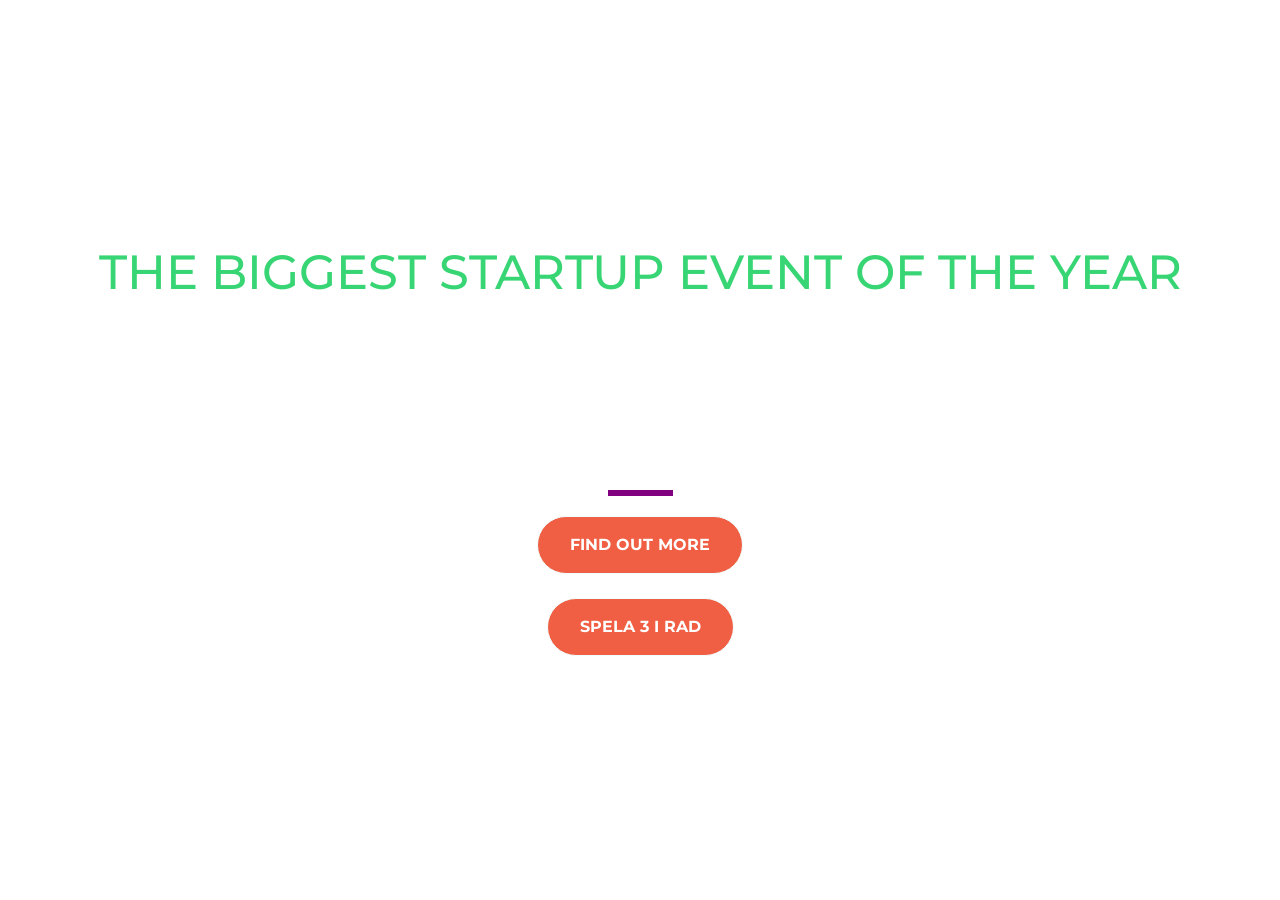
<file: index.html>
<!DOCTYPE html>
<html>
  <head>
    <title>Startup</title>
    <!-- Required meta tags -->
    <meta charset="utf-8">
    <meta name="viewport" content="width=device-width, initial-scale=1, shrink-to-fit=no">
    <!-- Google Fonts -->
    <link href="https://fonts.googleapis.com/css?family=Montserrat" rel="stylesheet">

    <!-- Note that the below Bootstrap file is a specific version. If you grab the most
    current from Bootstrap website, you will see the button grow transition being a lot faster
    than in my video.  Use whichever style sheet you like best! -->
    <!-- Bootstrap CSS from a CDN. This way you don't have to include the bootstrap file yourself -->
<!-- CSS only -->
    <link href="https://cdn.jsdelivr.net/npm/bootstrap@5.2.1/dist/css/bootstrap.min.css" rel="stylesheet" integrity="sha384-iYQeCzEYFbKjA/T2uDLTpkwGzCiq6soy8tYaI1GyVh/UjpbCx/TYkiZhlZB6+fzT" crossorigin="anonymous">    <!-- My own stylesheet -->
    <link href="style.css" rel="stylesheet">
  </head>
  <body>
    <div class="container d-flex align-items-center h-100"> 
      <div class="row">
        <header class="text-center col-12"> 
          <h1 class="text-uppercase"><strong></strong>The biggest startup event of the year</strong></h1>
        </header> 
        <div class="buffer col-12" ></div>
        <section class="text-center col-12">       
          <hr>
        <a href="https://mailchi.mp/163b2a85eb6f/testar" target="_blank">
            <button type="button" class="btn btn-success btn_xl ">find out more</button>
          </a>
          </section>
          <section class="text-center col-12 mt-4">
            <a href="tictactoe.html">
              <button type="button" class="btn btn-success btn_xl">Spela 3 i Rad</button>
            </a>
          </section>
      </div>
    </div>
  </body>
</html>
</file>
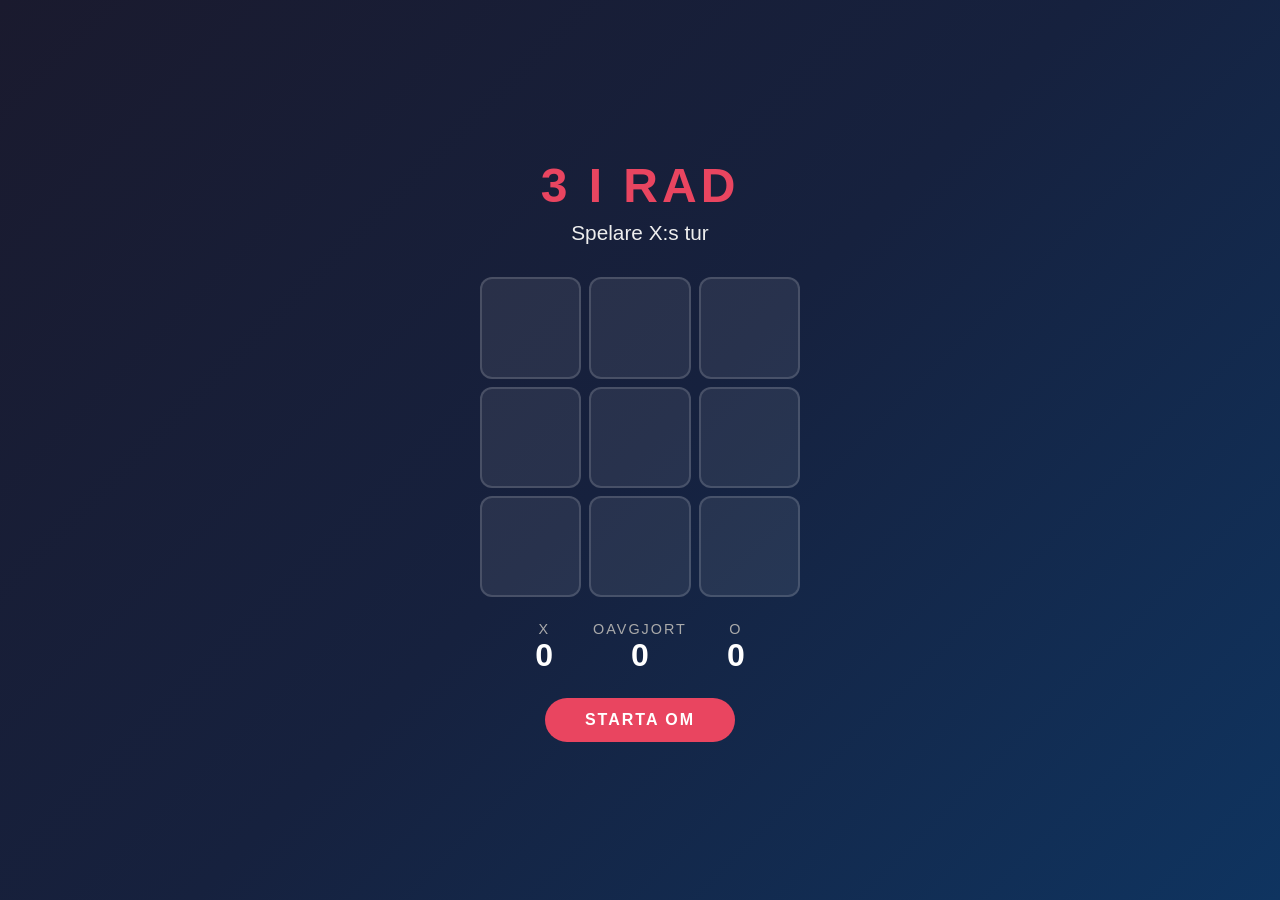
<file: tictactoe-standalone.html>
<!DOCTYPE html>
<html lang="sv">
  <head>
    <meta charset="utf-8">
    <meta name="viewport" content="width=device-width, initial-scale=1">
    <title>3 i Rad</title>
    <style>
      * {
        margin: 0;
        padding: 0;
        box-sizing: border-box;
      }

      body {
        font-family: -apple-system, BlinkMacSystemFont, 'Segoe UI', sans-serif;
        background: linear-gradient(135deg, #1a1a2e 0%, #16213e 50%, #0f3460 100%);
        min-height: 100vh;
        display: flex;
        justify-content: center;
        align-items: center;
      }

      .game-container {
        text-align: center;
        padding: 2rem;
      }

      h1 {
        color: #e94560;
        font-size: 3rem;
        margin-bottom: 0.5rem;
        text-transform: uppercase;
        letter-spacing: 4px;
      }

      #status {
        color: #eee;
        font-size: 1.3rem;
        margin-bottom: 1.5rem;
        min-height: 2rem;
      }

      .board {
        display: grid;
        grid-template-columns: repeat(3, 1fr);
        gap: 8px;
        width: 320px;
        height: 320px;
        margin: 0 auto 1.5rem;
      }

      .cell {
        background: rgba(255, 255, 255, 0.08);
        border: 2px solid rgba(255, 255, 255, 0.15);
        border-radius: 12px;
        display: flex;
        justify-content: center;
        align-items: center;
        font-size: 3rem;
        font-weight: 700;
        cursor: pointer;
        transition: background 0.2s, transform 0.15s;
        user-select: none;
      }

      .cell:hover {
        background: rgba(255, 255, 255, 0.15);
        transform: scale(1.04);
      }

      .cell.x {
        color: #e94560;
      }

      .cell.o {
        color: #38d574;
      }

      .cell.win {
        background: rgba(255, 255, 255, 0.25);
        border-color: gold;
        box-shadow: 0 0 15px rgba(255, 215, 0, 0.4);
      }

      .scoreboard {
        display: flex;
        justify-content: center;
        gap: 2.5rem;
        margin-bottom: 1.5rem;
      }

      .score {
        display: flex;
        flex-direction: column;
        align-items: center;
      }

      .score-label {
        color: #aaa;
        font-size: 0.9rem;
        text-transform: uppercase;
        letter-spacing: 2px;
      }

      .score-value {
        color: #fff;
        font-size: 2rem;
        font-weight: 700;
      }

      .btn-restart {
        background: #e94560;
        color: #fff;
        border: none;
        padding: 0.8rem 2.5rem;
        font-size: 1rem;
        font-weight: 700;
        text-transform: uppercase;
        letter-spacing: 2px;
        border-radius: 50px;
        cursor: pointer;
        transition: background 0.2s, transform 0.15s;
      }

      .btn-restart:hover {
        background: #c73650;
        transform: scale(1.05);
      }

      @media (max-width: 400px) {
        .board {
          width: 270px;
          height: 270px;
        }
        h1 {
          font-size: 2rem;
        }
      }
    </style>
  </head>
  <body>
    <div class="game-container">
      <h1>3 i Rad</h1>
      <p id="status">Spelare X:s tur</p>
      <div class="board" id="board">
        <div class="cell" data-index="0"></div>
        <div class="cell" data-index="1"></div>
        <div class="cell" data-index="2"></div>
        <div class="cell" data-index="3"></div>
        <div class="cell" data-index="4"></div>
        <div class="cell" data-index="5"></div>
        <div class="cell" data-index="6"></div>
        <div class="cell" data-index="7"></div>
        <div class="cell" data-index="8"></div>
      </div>
      <div class="scoreboard">
        <div class="score">
          <span class="score-label">X</span>
          <span class="score-value" id="score-x">0</span>
        </div>
        <div class="score">
          <span class="score-label">Oavgjort</span>
          <span class="score-value" id="score-draw">0</span>
        </div>
        <div class="score">
          <span class="score-label">O</span>
          <span class="score-value" id="score-o">0</span>
        </div>
      </div>
      <button id="restart" class="btn-restart">Starta om</button>
    </div>
    <script>
      (function () {
        var board = document.getElementById('board');
        var status = document.getElementById('status');
        var restartBtn = document.getElementById('restart');
        var scoreX = document.getElementById('score-x');
        var scoreO = document.getElementById('score-o');
        var scoreDraw = document.getElementById('score-draw');

        var WIN_COMBOS = [
          [0, 1, 2], [3, 4, 5], [6, 7, 8],
          [0, 3, 6], [1, 4, 7], [2, 5, 8],
          [0, 4, 8], [2, 4, 6]
        ];

        var cells;
        var currentPlayer = 'X';
        var gameBoard = Array(9).fill('');
        var gameOver = false;
        var scores = { X: 0, O: 0, draw: 0 };

        function init() {
          cells = document.querySelectorAll('.cell');
          cells.forEach(function (cell) {
            cell.textContent = '';
            cell.className = 'cell';
            cell.addEventListener('click', handleClick);
          });
          gameBoard = Array(9).fill('');
          currentPlayer = 'X';
          gameOver = false;
          status.textContent = 'Spelare X:s tur';
        }

        function handleClick(e) {
          var index = parseInt(e.target.dataset.index);
          if (gameBoard[index] !== '' || gameOver) return;

          gameBoard[index] = currentPlayer;
          e.target.textContent = currentPlayer;
          e.target.classList.add(currentPlayer.toLowerCase());

          var winCombo = checkWin(currentPlayer);
          if (winCombo) {
            gameOver = true;
            status.textContent = 'Spelare ' + currentPlayer + ' vinner!';
            scores[currentPlayer]++;
            updateScoreboard();
            highlightWin(winCombo);
            return;
          }

          if (gameBoard.every(function (cell) { return cell !== ''; })) {
            gameOver = true;
            status.textContent = 'Oavgjort!';
            scores.draw++;
            updateScoreboard();
            return;
          }

          currentPlayer = currentPlayer === 'X' ? 'O' : 'X';
          status.textContent = 'Spelare ' + currentPlayer + ':s tur';
        }

        function checkWin(player) {
          for (var i = 0; i < WIN_COMBOS.length; i++) {
            var combo = WIN_COMBOS[i];
            if (
              gameBoard[combo[0]] === player &&
              gameBoard[combo[1]] === player &&
              gameBoard[combo[2]] === player
            ) {
              return combo;
            }
          }
          return null;
        }

        function highlightWin(combo) {
          combo.forEach(function (index) {
            cells[index].classList.add('win');
          });
        }

        function updateScoreboard() {
          scoreX.textContent = scores.X;
          scoreO.textContent = scores.O;
          scoreDraw.textContent = scores.draw;
        }

        restartBtn.addEventListener('click', init);
        init();
      })();
    </script>
  </body>
</html>
</file>
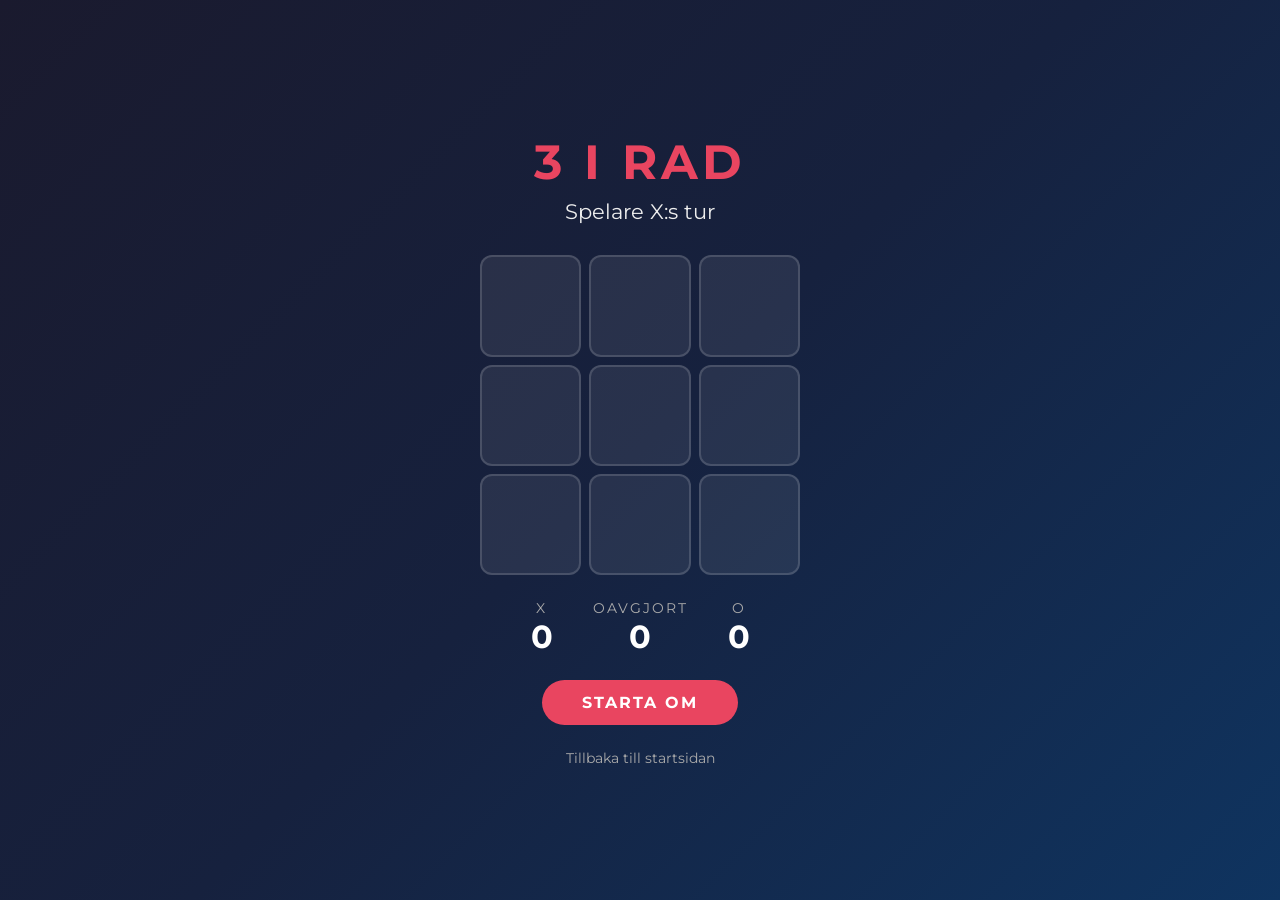
<file: tictactoe.html>
<!DOCTYPE html>
<html lang="sv">
  <head>
    <meta charset="utf-8">
    <meta name="viewport" content="width=device-width, initial-scale=1">
    <title>3 i Rad</title>
    <link href="https://fonts.googleapis.com/css?family=Montserrat:400,700&display=swap" rel="stylesheet">
    <link href="tictactoe.css" rel="stylesheet">
  </head>
  <body>
    <div class="game-container">
      <h1>3 i Rad</h1>
      <p id="status">Spelare X:s tur</p>
      <div class="board" id="board">
        <div class="cell" data-index="0"></div>
        <div class="cell" data-index="1"></div>
        <div class="cell" data-index="2"></div>
        <div class="cell" data-index="3"></div>
        <div class="cell" data-index="4"></div>
        <div class="cell" data-index="5"></div>
        <div class="cell" data-index="6"></div>
        <div class="cell" data-index="7"></div>
        <div class="cell" data-index="8"></div>
      </div>
      <div class="scoreboard">
        <div class="score">
          <span class="score-label">X</span>
          <span class="score-value" id="score-x">0</span>
        </div>
        <div class="score">
          <span class="score-label">Oavgjort</span>
          <span class="score-value" id="score-draw">0</span>
        </div>
        <div class="score">
          <span class="score-label">O</span>
          <span class="score-value" id="score-o">0</span>
        </div>
      </div>
      <button id="restart" class="btn-restart">Starta om</button>
      <a href="index.html" class="back-link">Tillbaka till startsidan</a>
    </div>
    <script src="tictactoe.js"></script>
  </body>
</html>
</file>
<file: style.css>
hr {
  margin: 20px auto;
  color: #F05F44;
  border: 3px solid #F05F44;
  max-width: 65px;
  opacity: 1;  
}
.buffer{
  height: 10rem;
}
body, html {
  width: 100%;
  height: 100%;
  font-family: 'Montserrat', sans-serif;
  background: url(https://github.com/peters202/Start-up/blob/main/header.jpg) no-repeat center center fixed;
  background-size: cover;  /*Flexibel, dvs responsive backgroung image*/
}
h1{
  font-size: 3rem;
  color:#38d574;
}
.btn{
  font-weight: 700;
  border-radius: 300px;
  text-transform: uppercase;
  background-color: #F05F44;
  border-color: azure;
}
.btn_xl{
  padding:1rem 2rem;
}
hr{
  border: 3px solid purple;
  width: 265px;
}
</file>
<file: tictactoe.css>
* {
  margin: 0;
  padding: 0;
  box-sizing: border-box;
}

body {
  font-family: 'Montserrat', sans-serif;
  background: linear-gradient(135deg, #1a1a2e 0%, #16213e 50%, #0f3460 100%);
  min-height: 100vh;
  display: flex;
  justify-content: center;
  align-items: center;
}

.game-container {
  text-align: center;
  padding: 2rem;
}

h1 {
  color: #e94560;
  font-size: 3rem;
  margin-bottom: 0.5rem;
  text-transform: uppercase;
  letter-spacing: 4px;
}

#status {
  color: #eee;
  font-size: 1.3rem;
  margin-bottom: 1.5rem;
  min-height: 2rem;
}

.board {
  display: grid;
  grid-template-columns: repeat(3, 1fr);
  gap: 8px;
  width: 320px;
  height: 320px;
  margin: 0 auto 1.5rem;
}

.cell {
  background: rgba(255, 255, 255, 0.08);
  border: 2px solid rgba(255, 255, 255, 0.15);
  border-radius: 12px;
  display: flex;
  justify-content: center;
  align-items: center;
  font-size: 3rem;
  font-weight: 700;
  cursor: pointer;
  transition: background 0.2s, transform 0.15s;
  user-select: none;
}

.cell:hover {
  background: rgba(255, 255, 255, 0.15);
  transform: scale(1.04);
}

.cell.x {
  color: #e94560;
}

.cell.o {
  color: #38d574;
}

.cell.win {
  background: rgba(255, 255, 255, 0.25);
  border-color: gold;
  box-shadow: 0 0 15px rgba(255, 215, 0, 0.4);
}

.scoreboard {
  display: flex;
  justify-content: center;
  gap: 2.5rem;
  margin-bottom: 1.5rem;
}

.score {
  display: flex;
  flex-direction: column;
  align-items: center;
}

.score-label {
  color: #aaa;
  font-size: 0.9rem;
  text-transform: uppercase;
  letter-spacing: 2px;
}

.score-value {
  color: #fff;
  font-size: 2rem;
  font-weight: 700;
}

.btn-restart {
  background: #e94560;
  color: #fff;
  border: none;
  padding: 0.8rem 2.5rem;
  font-family: 'Montserrat', sans-serif;
  font-size: 1rem;
  font-weight: 700;
  text-transform: uppercase;
  letter-spacing: 2px;
  border-radius: 50px;
  cursor: pointer;
  transition: background 0.2s, transform 0.15s;
}

.btn-restart:hover {
  background: #c73650;
  transform: scale(1.05);
}

.back-link {
  display: block;
  margin-top: 1.5rem;
  color: #aaa;
  text-decoration: none;
  font-size: 0.9rem;
  transition: color 0.2s;
}

.back-link:hover {
  color: #fff;
}

@media (max-width: 400px) {
  .board {
    width: 270px;
    height: 270px;
  }
  h1 {
    font-size: 2rem;
  }
}
</file>
